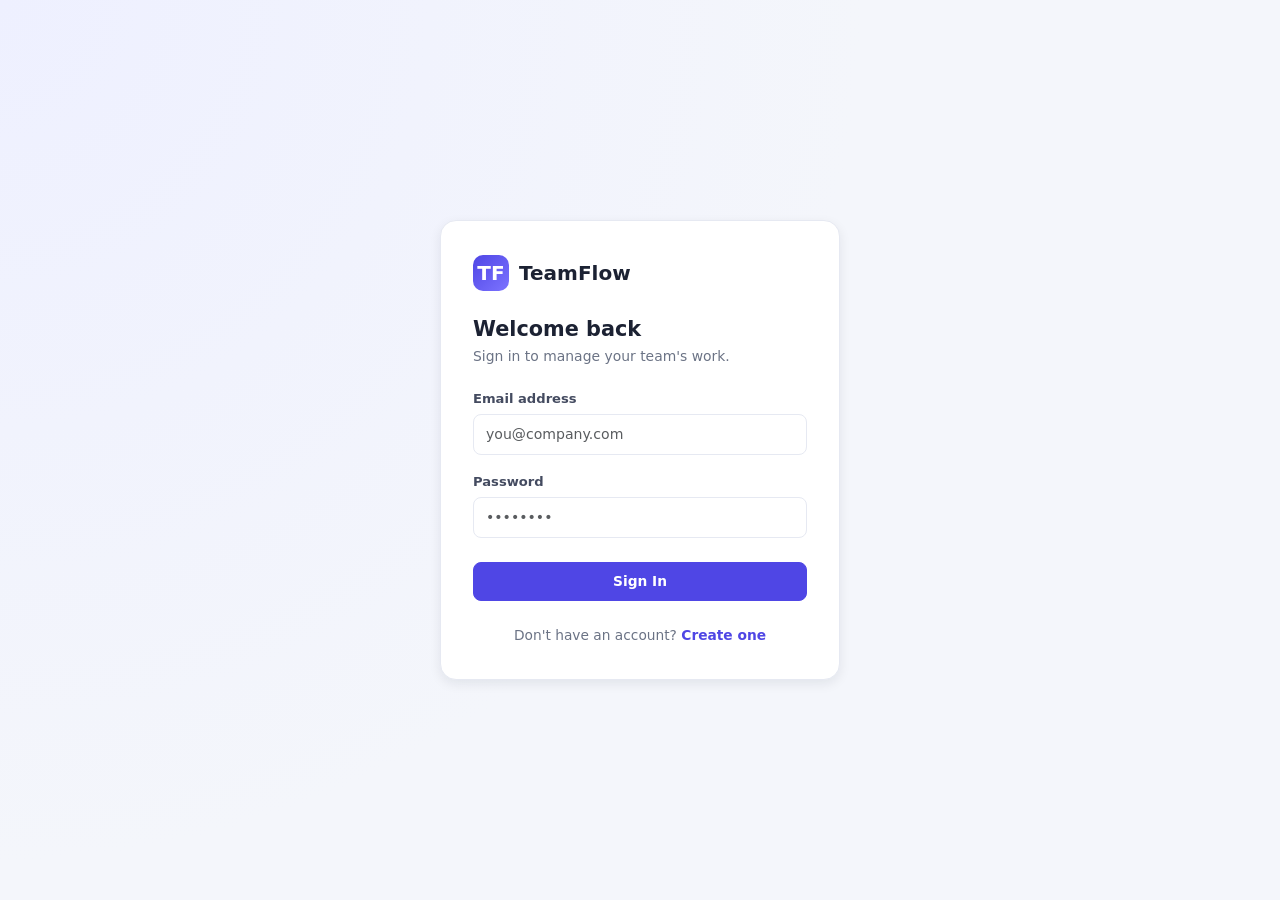
<file: frontend/index.html>
<!DOCTYPE html>
<html lang="en">
<head>
  <meta charset="UTF-8" />
  <meta name="viewport" content="width=device-width, initial-scale=1.0" />
  <title>TeamFlow</title>
  <script>
    const token = localStorage.getItem("tf_token");
    window.location.replace(token ? "pages/dashboard.html" : "pages/login.html");
  </script>
</head>
<body></body>
</html>
</file>
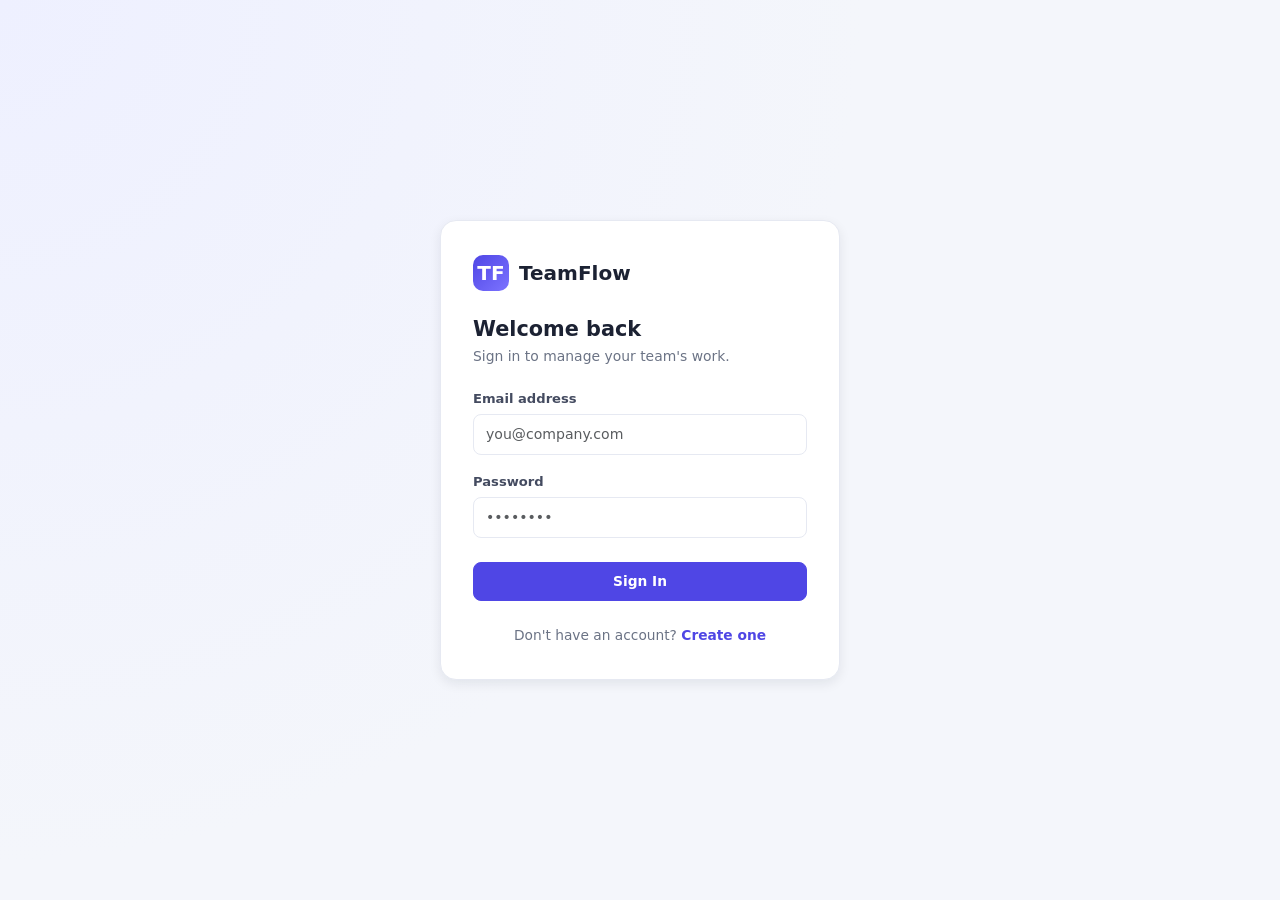
<file: frontend/pages/kanban.html>
<!DOCTYPE html>
<html lang="en">
<head>
  <meta charset="UTF-8" />
  <meta name="viewport" content="width=device-width, initial-scale=1.0" />
  <title>Kanban Board · TeamFlow</title>
  <link href="https://cdn.jsdelivr.net/npm/bootstrap@5.3.3/dist/css/bootstrap.min.css" rel="stylesheet">
  <link rel="stylesheet" href="https://cdn.jsdelivr.net/npm/bootstrap-icons@1.11.3/font/bootstrap-icons.css">
  <link rel="stylesheet" href="../css/style.css">
  <link rel="stylesheet" href="../css/responsive.css">
  <script>
    (function () {
      try {
        var t = localStorage.getItem("tf_theme") || "light";
        document.documentElement.setAttribute("data-theme", t);
      } catch (e) {}
    })();
  </script>
</head>
<body>
  <div class="tf-app" id="tfApp"></div>

  <script src="https://cdn.jsdelivr.net/npm/bootstrap@5.3.3/dist/js/bootstrap.bundle.min.js"></script>
  <script src="../js/theme.js"></script>
  <script src="../js/config.js"></script>
  <script src="../js/api.js"></script>
  <script src="../js/notifications.js"></script>
  <script src="../js/layout.js"></script>
  <script src="../js/kanban.js"></script>
</body>
</html>
</file>
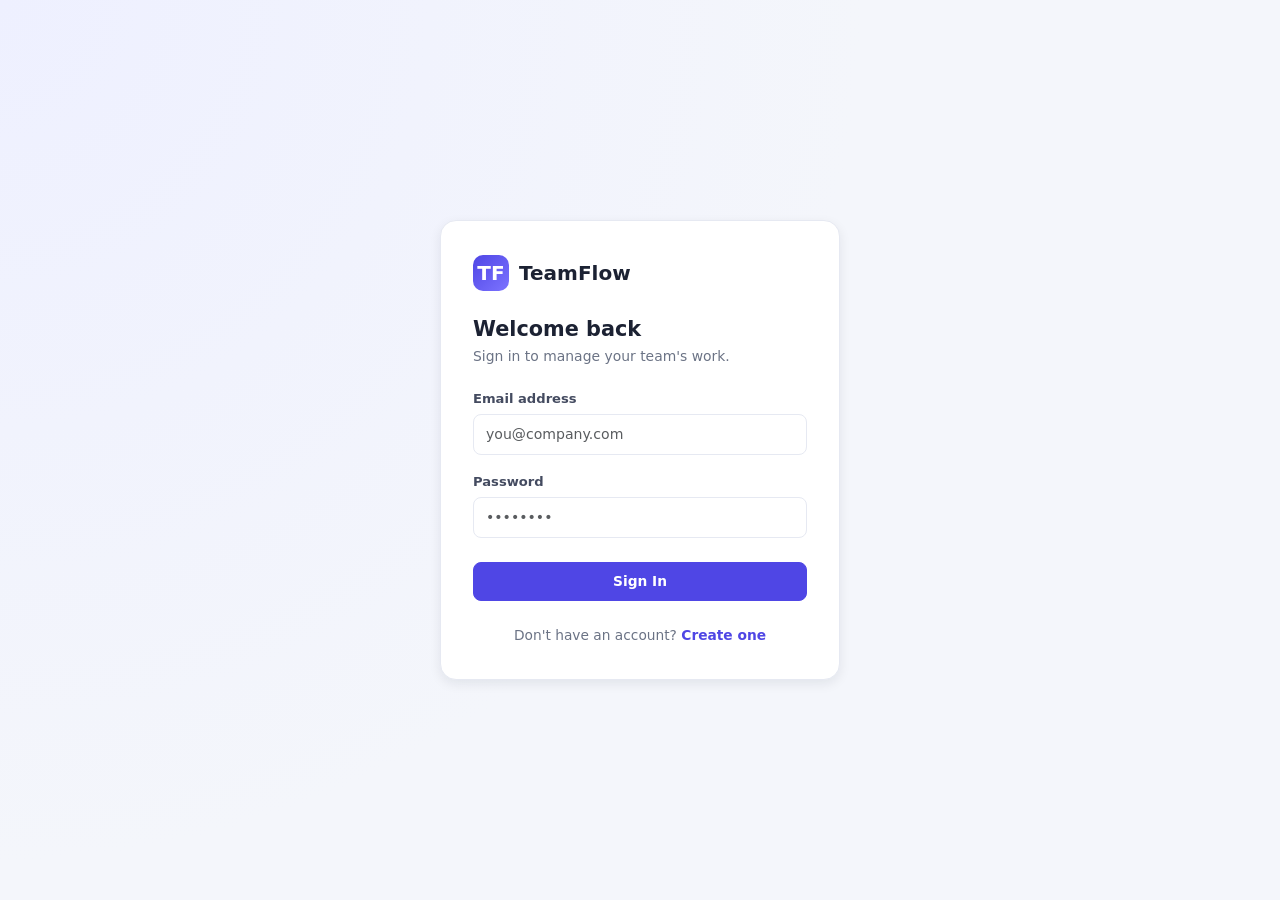
<file: frontend/pages/login.html>
<!DOCTYPE html>
<html lang="en">
<head>
  <meta charset="UTF-8" />
  <meta name="viewport" content="width=device-width, initial-scale=1.0" />
  <title>Sign In · TeamFlow</title>
  <link href="https://cdn.jsdelivr.net/npm/bootstrap@5.3.3/dist/css/bootstrap.min.css" rel="stylesheet">
  <link rel="stylesheet" href="https://cdn.jsdelivr.net/npm/bootstrap-icons@1.11.3/font/bootstrap-icons.css">
  <link rel="stylesheet" href="../css/style.css">
  <link rel="stylesheet" href="../css/responsive.css">
  <script>
    (function () {
      try {
        var t = localStorage.getItem("tf_theme") || "light";
        document.documentElement.setAttribute("data-theme", t);
      } catch (e) {}
    })();
  </script>
</head>
<body>
  <div class="tf-auth-wrap">
    <div class="tf-auth-card">
      <div class="tf-auth-logo">
        <span class="tf-logo-mark">TF</span>
        <span>TeamFlow</span>
      </div>
      <h1>Welcome back</h1>
      <p class="tf-auth-sub">Sign in to manage your team's work.</p>

      <div class="alert alert-danger d-none" id="loginError" role="alert"></div>

      <form id="loginForm" novalidate>
        <div class="mb-3">
          <label class="form-label" for="loginEmail">Email address</label>
          <input type="email" class="form-control" id="loginEmail" placeholder="you@company.com" required>
        </div>
        <div class="mb-4">
          <label class="form-label" for="loginPassword">Password</label>
          <input type="password" class="form-control" id="loginPassword" placeholder="••••••••" required>
        </div>
        <button type="submit" class="btn btn-primary w-100" id="loginSubmitBtn">Sign In</button>
      </form>

      <p class="text-center mt-4 mb-0" style="font-size:0.86rem;color:var(--tf-text-muted);">
        Don't have an account? <a href="register.html" style="color:var(--tf-primary); font-weight:600;">Create one</a>
      </p>
    </div>
  </div>

  <script src="https://cdn.jsdelivr.net/npm/bootstrap@5.3.3/dist/js/bootstrap.bundle.min.js"></script>
  <script src="../js/theme.js"></script>
  <script src="../js/config.js"></script>
  <script src="../js/api.js"></script>
  <script src="../js/auth.js"></script>
</body>
</html>
</file>
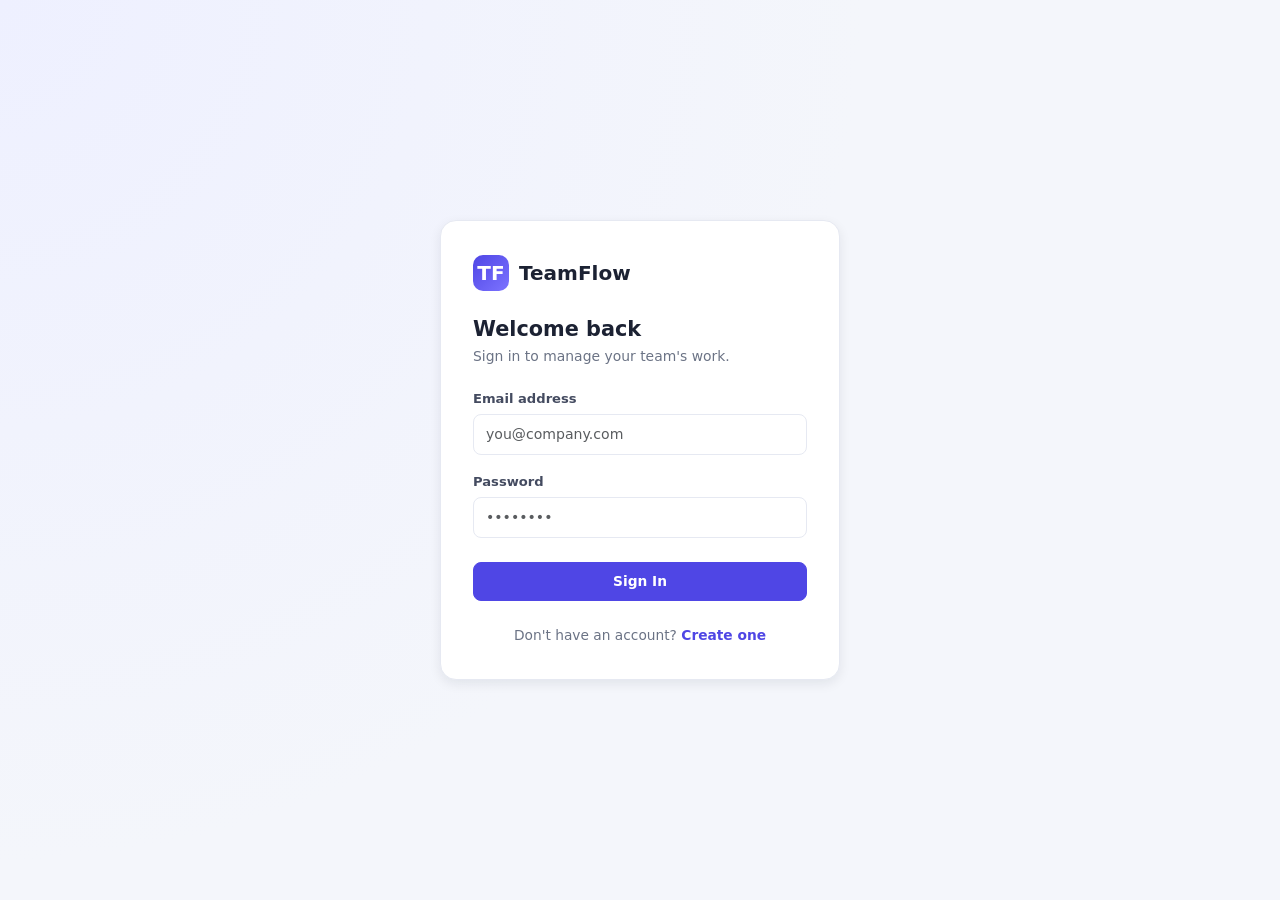
<file: frontend/pages/profile.html>
<!DOCTYPE html>
<html lang="en">
<head>
  <meta charset="UTF-8" />
  <meta name="viewport" content="width=device-width, initial-scale=1.0" />
  <title>Profile · TeamFlow</title>
  <link href="https://cdn.jsdelivr.net/npm/bootstrap@5.3.3/dist/css/bootstrap.min.css" rel="stylesheet">
  <link rel="stylesheet" href="https://cdn.jsdelivr.net/npm/bootstrap-icons@1.11.3/font/bootstrap-icons.css">
  <link rel="stylesheet" href="../css/style.css">
  <link rel="stylesheet" href="../css/responsive.css">
  <script>
    (function () {
      try {
        var t = localStorage.getItem("tf_theme") || "light";
        document.documentElement.setAttribute("data-theme", t);
      } catch (e) {}
    })();
  </script>
</head>
<body>
  <div class="tf-app" id="tfApp"></div>

  <script src="https://cdn.jsdelivr.net/npm/bootstrap@5.3.3/dist/js/bootstrap.bundle.min.js"></script>
  <script src="../js/theme.js"></script>
  <script src="../js/config.js"></script>
  <script src="../js/api.js"></script>
  <script src="../js/notifications.js"></script>
  <script src="../js/layout.js"></script>
  <script src="../js/profile.js"></script>
</body>
</html>
</file>
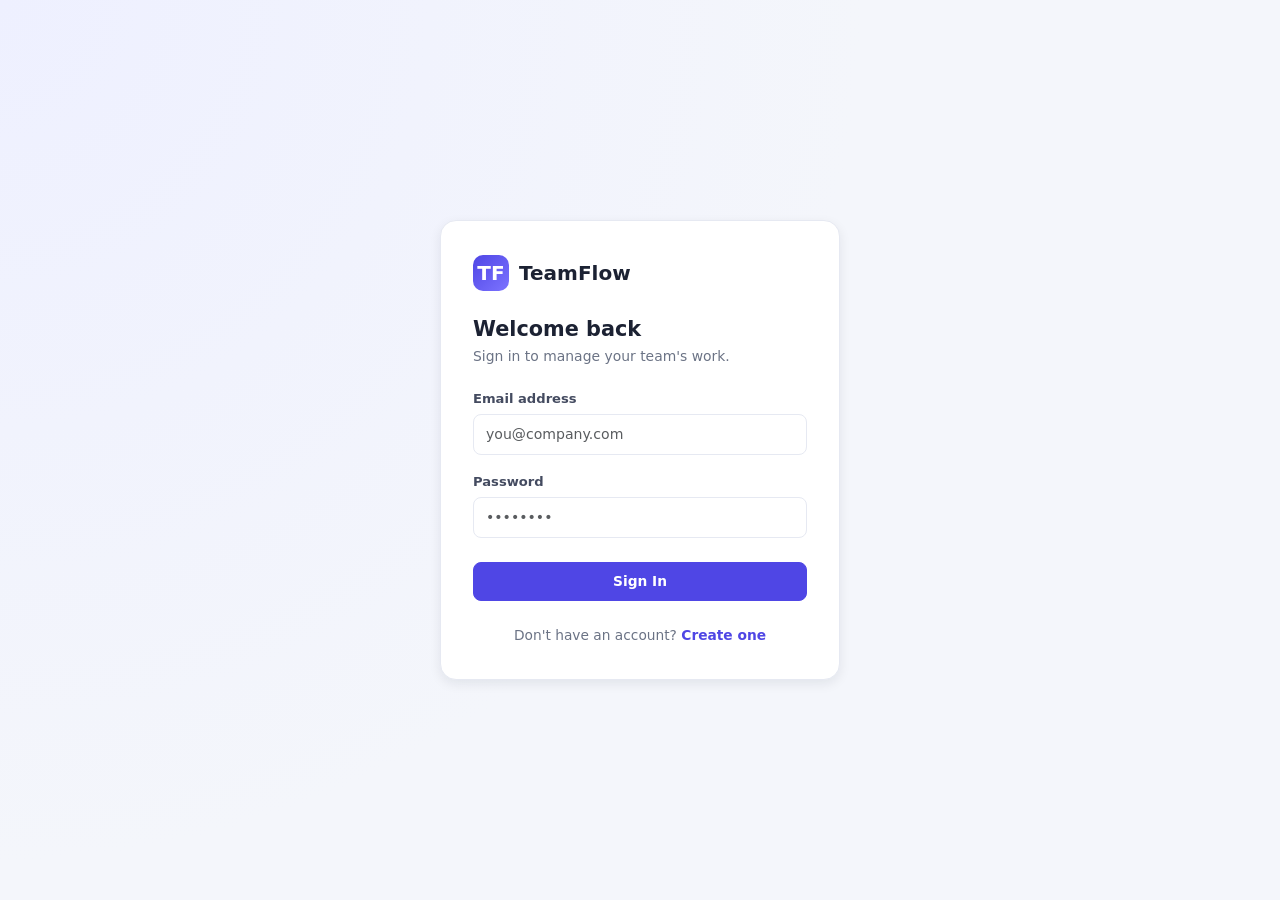
<file: frontend/pages/project-details.html>
<!DOCTYPE html>
<html lang="en">
<head>
  <meta charset="UTF-8" />
  <meta name="viewport" content="width=device-width, initial-scale=1.0" />
  <title>Project Details · TeamFlow</title>
  <link href="https://cdn.jsdelivr.net/npm/bootstrap@5.3.3/dist/css/bootstrap.min.css" rel="stylesheet">
  <link rel="stylesheet" href="https://cdn.jsdelivr.net/npm/bootstrap-icons@1.11.3/font/bootstrap-icons.css">
  <link rel="stylesheet" href="../css/style.css">
  <link rel="stylesheet" href="../css/responsive.css">
  <script>
    (function () {
      try {
        var t = localStorage.getItem("tf_theme") || "light";
        document.documentElement.setAttribute("data-theme", t);
      } catch (e) {}
    })();
  </script>
</head>
<body>
  <div class="tf-app" id="tfApp"></div>

  <script src="https://cdn.jsdelivr.net/npm/bootstrap@5.3.3/dist/js/bootstrap.bundle.min.js"></script>
  <script src="../js/theme.js"></script>
  <script src="../js/config.js"></script>
  <script src="../js/api.js"></script>
  <script src="../js/notifications.js"></script>
  <script src="../js/layout.js"></script>
  <script src="../js/project-details.js"></script>
</body>
</html>
</file>
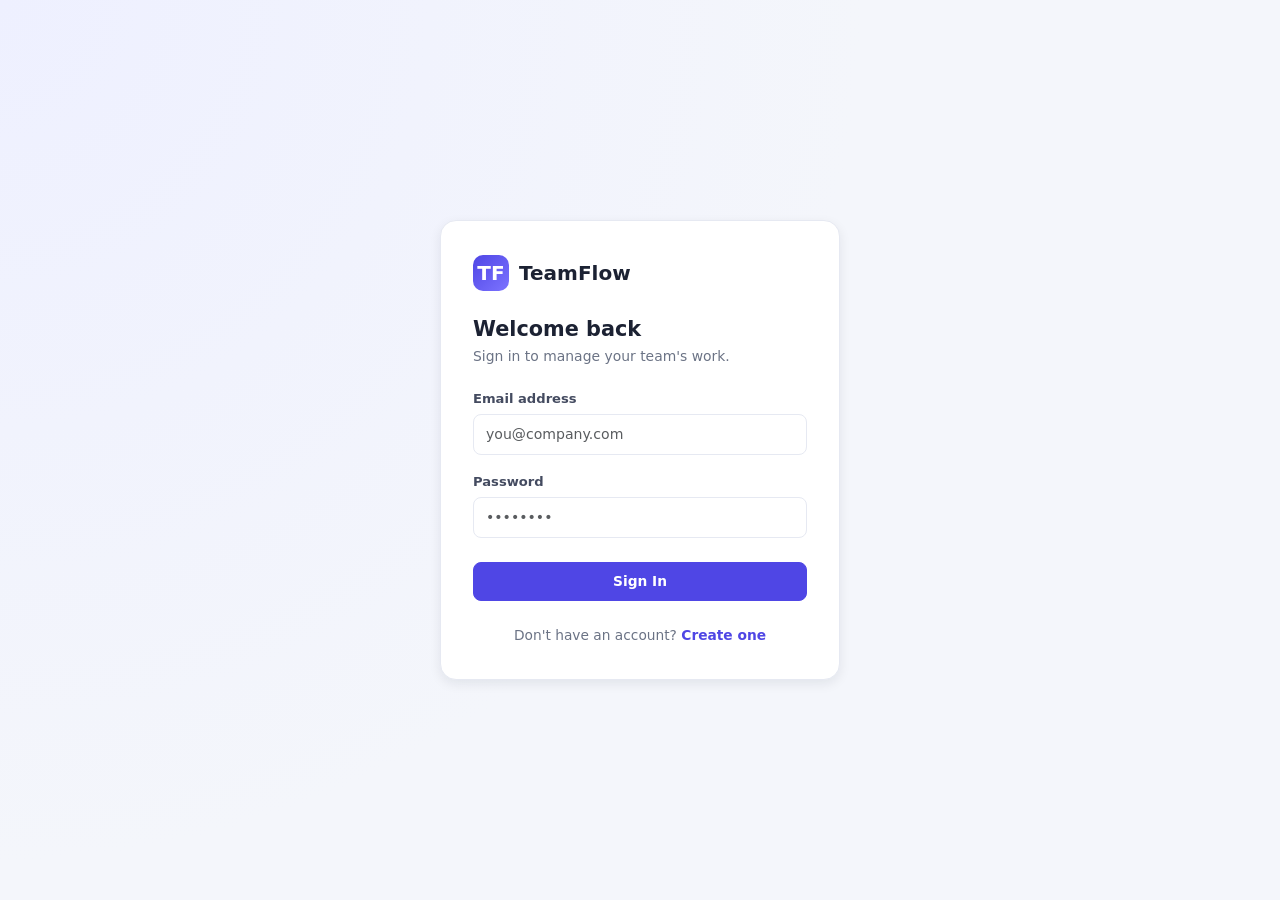
<file: frontend/pages/projects.html>
<!DOCTYPE html>
<html lang="en">
<head>
  <meta charset="UTF-8" />
  <meta name="viewport" content="width=device-width, initial-scale=1.0" />
  <title>Projects · TeamFlow</title>
  <link href="https://cdn.jsdelivr.net/npm/bootstrap@5.3.3/dist/css/bootstrap.min.css" rel="stylesheet">
  <link rel="stylesheet" href="https://cdn.jsdelivr.net/npm/bootstrap-icons@1.11.3/font/bootstrap-icons.css">
  <link rel="stylesheet" href="../css/style.css">
  <link rel="stylesheet" href="../css/responsive.css">
  <script>
    (function () {
      try {
        var t = localStorage.getItem("tf_theme") || "light";
        document.documentElement.setAttribute("data-theme", t);
      } catch (e) {}
    })();
  </script>
</head>
<body>
  <div class="tf-app" id="tfApp"></div>

  <script src="https://cdn.jsdelivr.net/npm/bootstrap@5.3.3/dist/js/bootstrap.bundle.min.js"></script>
  <script src="../js/theme.js"></script>
  <script src="../js/config.js"></script>
  <script src="../js/api.js"></script>
  <script src="../js/notifications.js"></script>
  <script src="../js/layout.js"></script>
  <script src="../js/projects.js"></script>
</body>
</html>
</file>
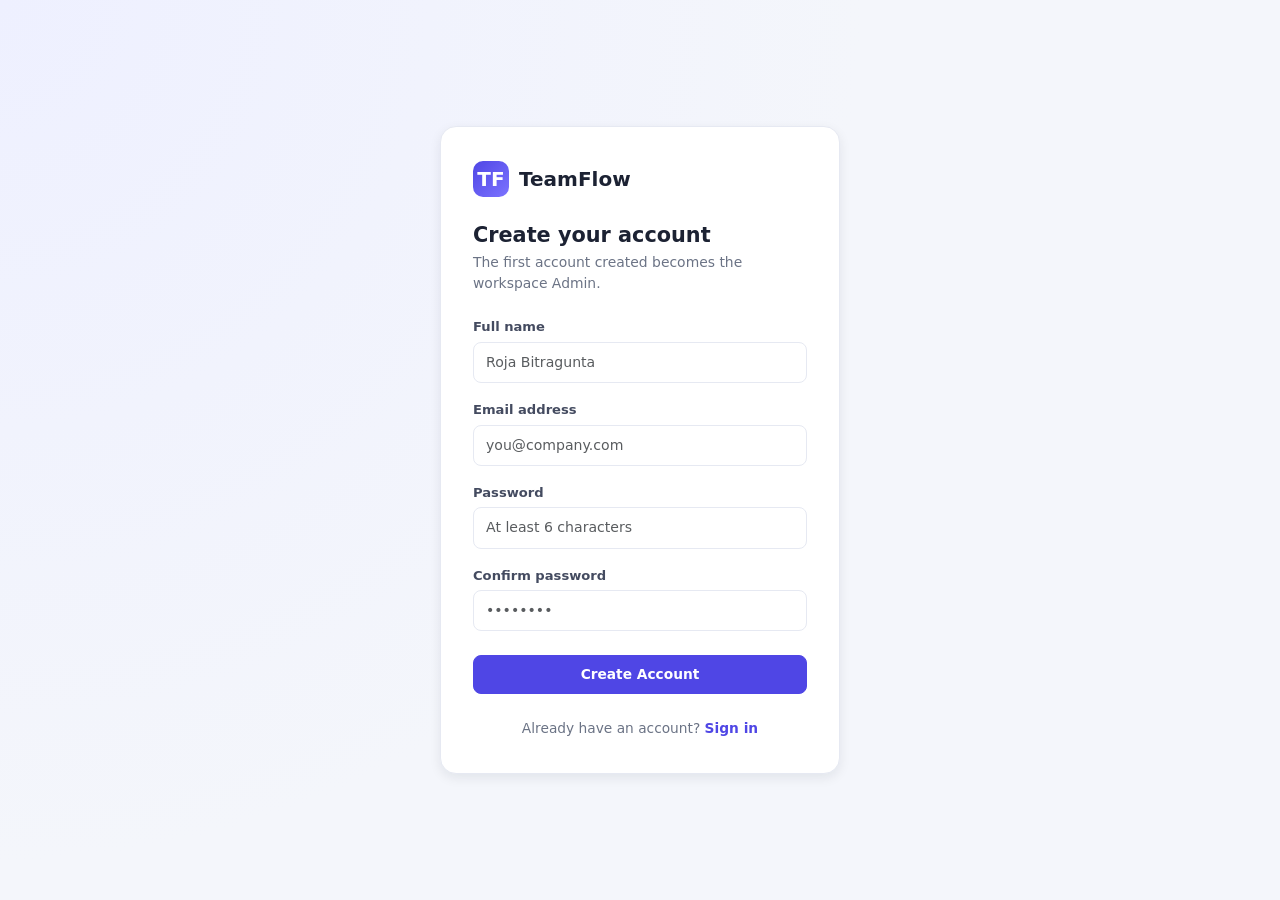
<file: frontend/pages/register.html>
<!DOCTYPE html>
<html lang="en">
<head>
  <meta charset="UTF-8" />
  <meta name="viewport" content="width=device-width, initial-scale=1.0" />
  <title>Create Account · TeamFlow</title>
  <link href="https://cdn.jsdelivr.net/npm/bootstrap@5.3.3/dist/css/bootstrap.min.css" rel="stylesheet">
  <link rel="stylesheet" href="https://cdn.jsdelivr.net/npm/bootstrap-icons@1.11.3/font/bootstrap-icons.css">
  <link rel="stylesheet" href="../css/style.css">
  <link rel="stylesheet" href="../css/responsive.css">
  <script>
    (function () {
      try {
        var t = localStorage.getItem("tf_theme") || "light";
        document.documentElement.setAttribute("data-theme", t);
      } catch (e) {}
    })();
  </script>
</head>
<body>
  <div class="tf-auth-wrap">
    <div class="tf-auth-card">
      <div class="tf-auth-logo">
        <span class="tf-logo-mark">TF</span>
        <span>TeamFlow</span>
      </div>
      <h1>Create your account</h1>
      <p class="tf-auth-sub">The first account created becomes the workspace Admin.</p>

      <div class="alert alert-danger d-none" id="registerError" role="alert"></div>

      <form id="registerForm" novalidate>
        <div class="mb-3">
          <label class="form-label" for="regName">Full name</label>
          <input type="text" class="form-control" id="regName" placeholder="Roja Bitragunta" required>
        </div>
        <div class="mb-3">
          <label class="form-label" for="regEmail">Email address</label>
          <input type="email" class="form-control" id="regEmail" placeholder="you@company.com" required>
        </div>
        <div class="mb-3">
          <label class="form-label" for="regPassword">Password</label>
          <input type="password" class="form-control" id="regPassword" placeholder="At least 6 characters" required>
        </div>
        <div class="mb-4">
          <label class="form-label" for="regConfirmPassword">Confirm password</label>
          <input type="password" class="form-control" id="regConfirmPassword" placeholder="••••••••" required>
        </div>
        <button type="submit" class="btn btn-primary w-100" id="registerSubmitBtn">Create Account</button>
      </form>

      <p class="text-center mt-4 mb-0" style="font-size:0.86rem;color:var(--tf-text-muted);">
        Already have an account? <a href="login.html" style="color:var(--tf-primary); font-weight:600;">Sign in</a>
      </p>
    </div>
  </div>

  <script src="https://cdn.jsdelivr.net/npm/bootstrap@5.3.3/dist/js/bootstrap.bundle.min.js"></script>
  <script src="../js/theme.js"></script>
  <script src="../js/config.js"></script>
  <script src="../js/api.js"></script>
  <script src="../js/auth.js"></script>
</body>
</html>
</file>
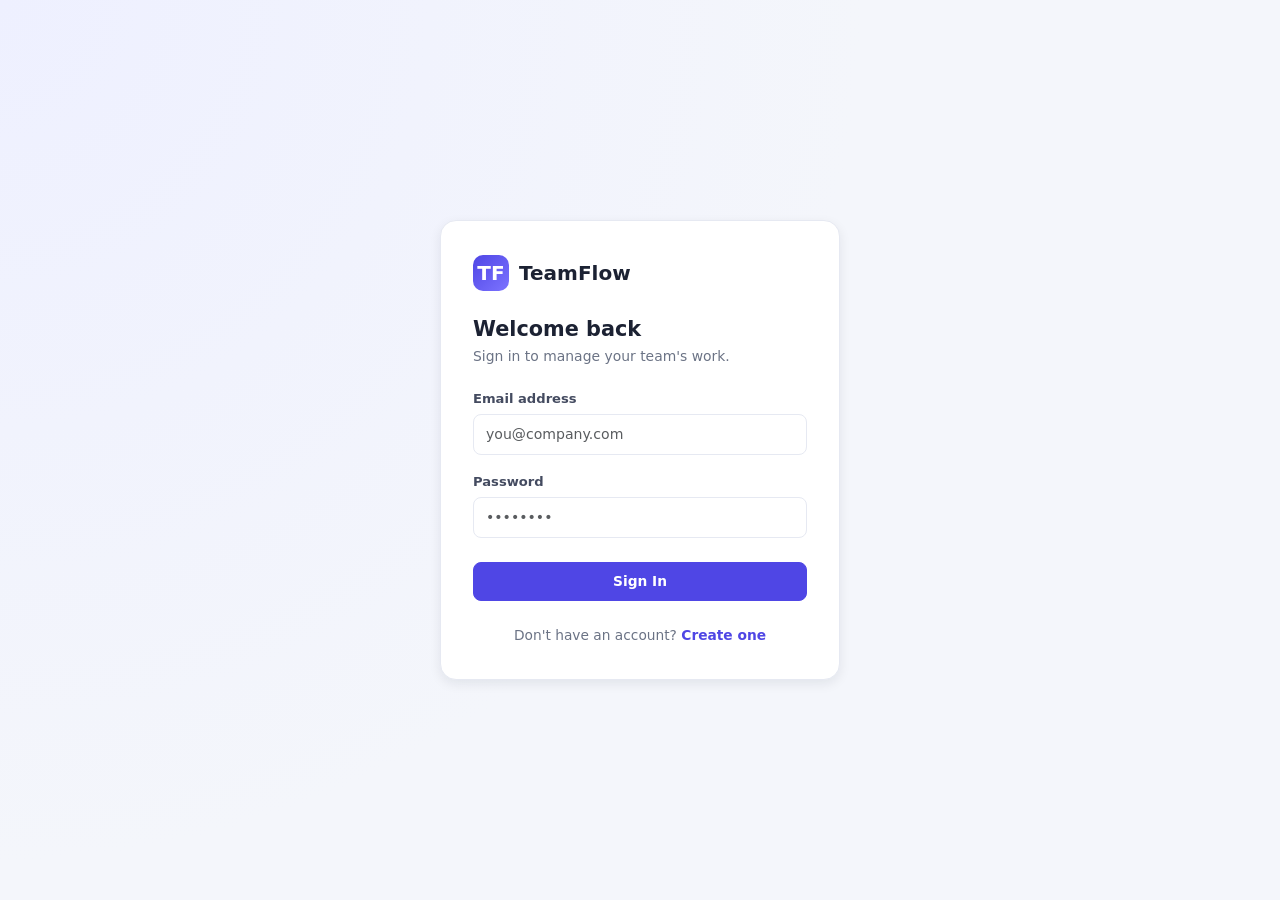
<file: frontend/pages/task-details.html>
<!DOCTYPE html>
<html lang="en">
<head>
  <meta charset="UTF-8" />
  <meta name="viewport" content="width=device-width, initial-scale=1.0" />
  <title>Task Details · TeamFlow</title>
  <link href="https://cdn.jsdelivr.net/npm/bootstrap@5.3.3/dist/css/bootstrap.min.css" rel="stylesheet">
  <link rel="stylesheet" href="https://cdn.jsdelivr.net/npm/bootstrap-icons@1.11.3/font/bootstrap-icons.css">
  <link rel="stylesheet" href="../css/style.css">
  <link rel="stylesheet" href="../css/responsive.css">
  <script>
    (function () {
      try {
        var t = localStorage.getItem("tf_theme") || "light";
        document.documentElement.setAttribute("data-theme", t);
      } catch (e) {}
    })();
  </script>
</head>
<body>
  <div class="tf-app" id="tfApp"></div>

  <script src="https://cdn.jsdelivr.net/npm/bootstrap@5.3.3/dist/js/bootstrap.bundle.min.js"></script>
  <script src="../js/theme.js"></script>
  <script src="../js/config.js"></script>
  <script src="../js/api.js"></script>
  <script src="../js/notifications.js"></script>
  <script src="../js/layout.js"></script>
  <script src="../js/task-details.js"></script>
</body>
</html>
</file>
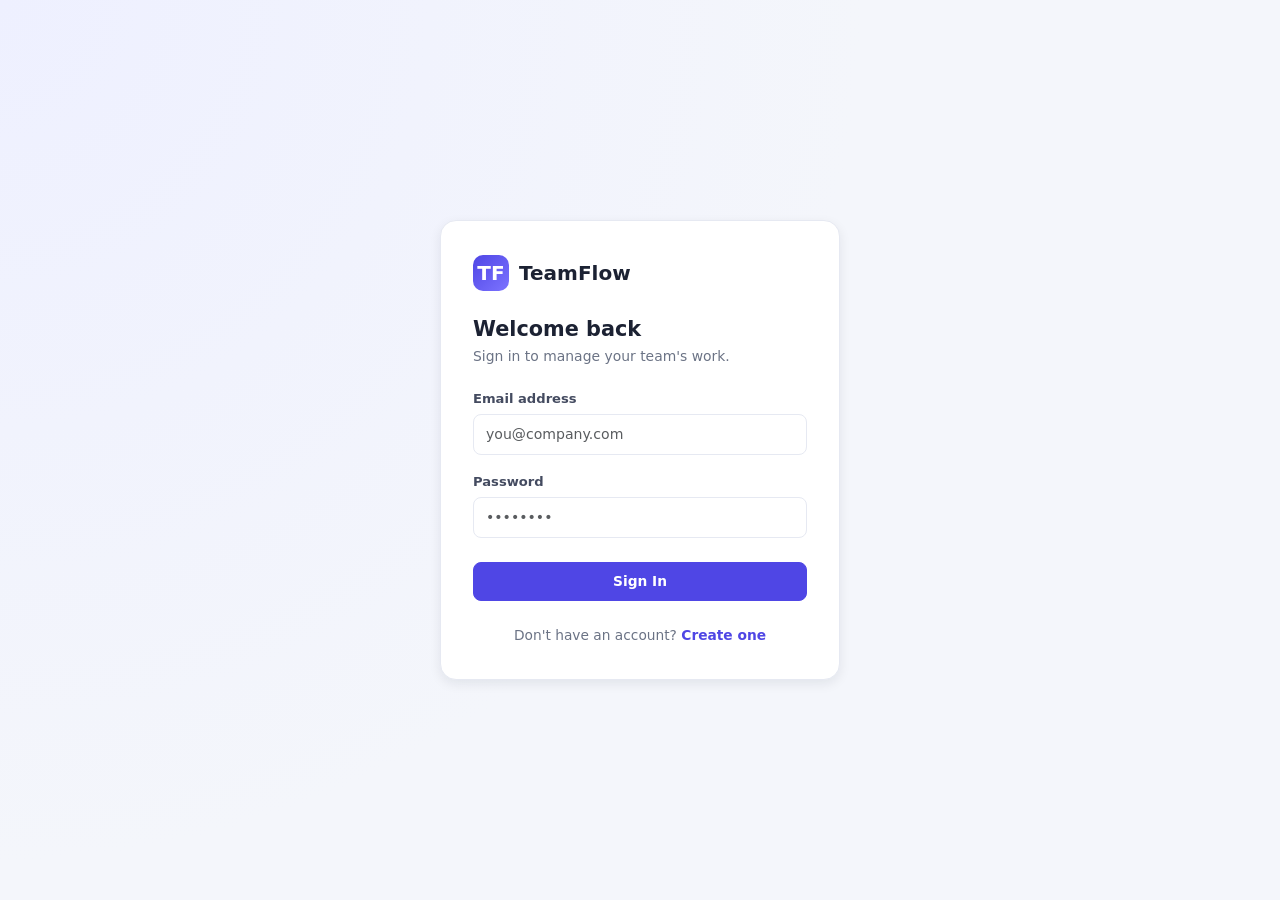
<file: frontend/pages/tasks.html>
<!DOCTYPE html>
<html lang="en">
<head>
  <meta charset="UTF-8" />
  <meta name="viewport" content="width=device-width, initial-scale=1.0" />
  <title>Tasks · TeamFlow</title>
  <link href="https://cdn.jsdelivr.net/npm/bootstrap@5.3.3/dist/css/bootstrap.min.css" rel="stylesheet">
  <link rel="stylesheet" href="https://cdn.jsdelivr.net/npm/bootstrap-icons@1.11.3/font/bootstrap-icons.css">
  <link rel="stylesheet" href="../css/style.css">
  <link rel="stylesheet" href="../css/responsive.css">
  <script>
    (function () {
      try {
        var t = localStorage.getItem("tf_theme") || "light";
        document.documentElement.setAttribute("data-theme", t);
      } catch (e) {}
    })();
  </script>
</head>
<body>
  <div class="tf-app" id="tfApp"></div>

  <script src="https://cdn.jsdelivr.net/npm/bootstrap@5.3.3/dist/js/bootstrap.bundle.min.js"></script>
  <script src="../js/theme.js"></script>
  <script src="../js/config.js"></script>
  <script src="../js/api.js"></script>
  <script src="../js/notifications.js"></script>
  <script src="../js/layout.js"></script>
  <script src="../js/tasks.js"></script>
</body>
</html>
</file>
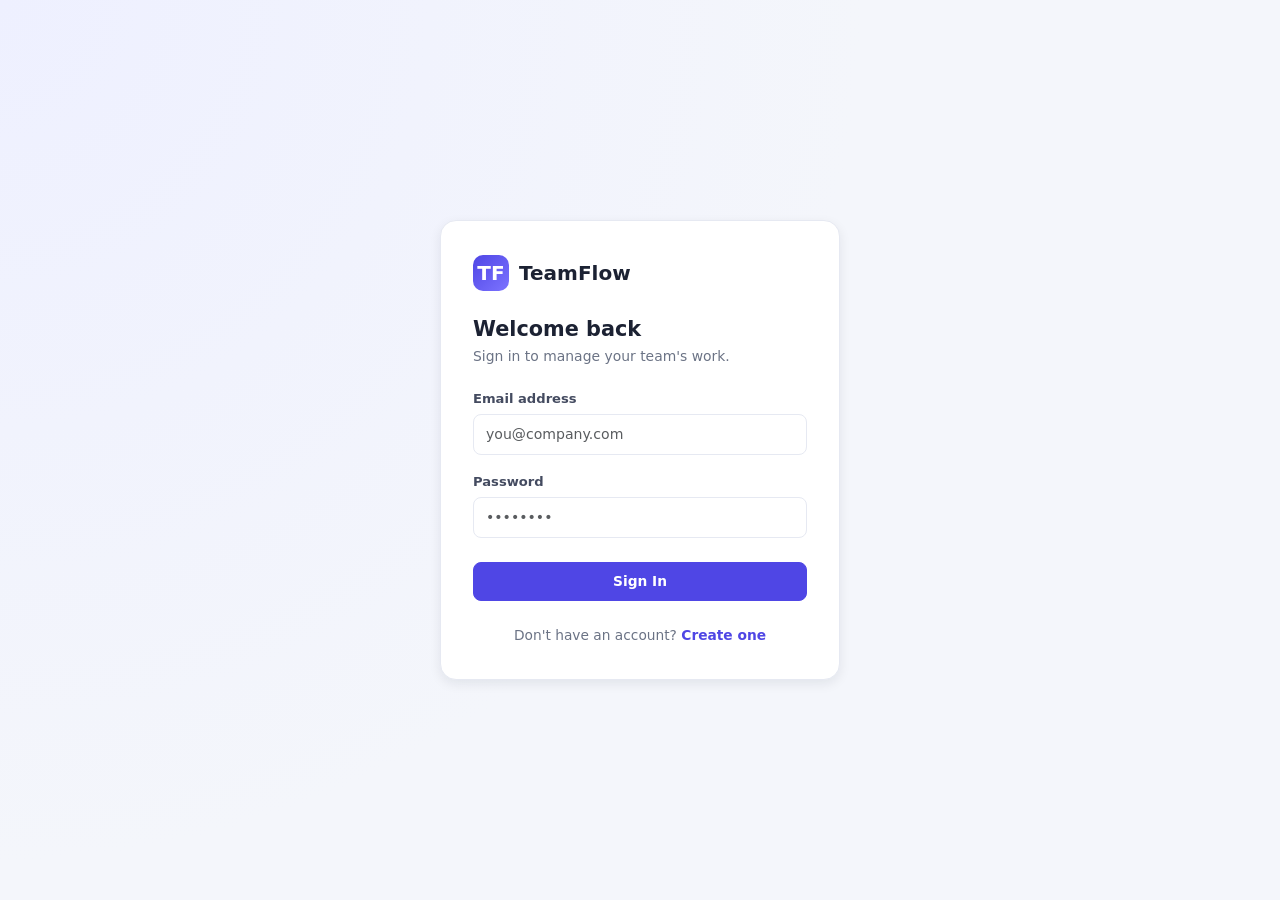
<file: frontend/pages/team.html>
<!DOCTYPE html>
<html lang="en">
<head>
  <meta charset="UTF-8" />
  <meta name="viewport" content="width=device-width, initial-scale=1.0" />
  <title>Team · TeamFlow</title>
  <link href="https://cdn.jsdelivr.net/npm/bootstrap@5.3.3/dist/css/bootstrap.min.css" rel="stylesheet">
  <link rel="stylesheet" href="https://cdn.jsdelivr.net/npm/bootstrap-icons@1.11.3/font/bootstrap-icons.css">
  <link rel="stylesheet" href="../css/style.css">
  <link rel="stylesheet" href="../css/responsive.css">
  <script>
    (function () {
      try {
        var t = localStorage.getItem("tf_theme") || "light";
        document.documentElement.setAttribute("data-theme", t);
      } catch (e) {}
    })();
  </script>
</head>
<body>
  <div class="tf-app" id="tfApp"></div>

  <script src="https://cdn.jsdelivr.net/npm/bootstrap@5.3.3/dist/js/bootstrap.bundle.min.js"></script>
  <script src="../js/theme.js"></script>
  <script src="../js/config.js"></script>
  <script src="../js/api.js"></script>
  <script src="../js/notifications.js"></script>
  <script src="../js/layout.js"></script>
  <script src="../js/team.js"></script>
</body>
</html>
</file>
<file: frontend/css/style.css>
:root {
  --tf-bg: #f4f6fb;
  --tf-surface: #ffffff;
  --tf-border: #e6e9f2;
  --tf-text: #1c2233;
  --tf-text-muted: #6b7385;
  --tf-primary: #4f46e5;
  --tf-primary-dark: #4338ca;
  --tf-primary-light: #eef0fe;
  --tf-success: #16a34a;
  --tf-success-light: #e8f8ee;
  --tf-warning: #d97706;
  --tf-warning-light: #fef3e2;
  --tf-danger: #dc2626;
  --tf-danger-light: #fdeaea;
  --tf-info: #0891b2;
  --tf-info-light: #e5f7fa;
  --tf-sidebar-bg: #171a2b;
  --tf-sidebar-text: #b6bad0;
  --tf-sidebar-active: #262c47;
  --tf-radius: 12px;
  --tf-radius-sm: 8px;
  --tf-shadow: 0 1px 2px rgba(16, 24, 40, 0.04), 0 1px 3px rgba(16, 24, 40, 0.06);
  --tf-shadow-md: 0 4px 12px rgba(16, 24, 40, 0.08);
  font-family: "Inter", -apple-system, BlinkMacSystemFont, "Segoe UI", Roboto, sans-serif;
}

:root[data-theme="dark"] {
  --tf-bg: #12141f;
  --tf-surface: #191c2b;
  --tf-border: #2a2e42;
  --tf-text: #e7e9f4;
  --tf-text-muted: #9296b3;
  --tf-primary-light: #262a4d;
  --tf-success-light: #123321;
  --tf-warning-light: #382a10;
  --tf-danger-light: #3a1c1f;
  --tf-info-light: #0f2c34;
  --tf-sidebar-bg: #0d0f1a;
  --tf-sidebar-active: #1d2138;
}

:root[data-theme="dark"] .tf-table thead th {
  background: #1d2033;
}

:root[data-theme="dark"] .tf-table tbody tr:hover {
  background: #1c1f30;
}

:root[data-theme="dark"] .tf-kanban-col {
  background: #191c2b;
}

:root[data-theme="dark"] .tf-kanban-col.tf-drop-hover {
  background: #232739;
}

:root[data-theme="dark"] .tf-comment-body {
  background: #1f2233;
}

:root[data-theme="dark"] .form-control,
:root[data-theme="dark"] .form-select {
  background-color: var(--tf-surface);
  color: var(--tf-text);
  border-color: var(--tf-border);
}

:root[data-theme="dark"] .form-control::placeholder {
  color: var(--tf-text-muted);
}

:root[data-theme="dark"] .modal-content {
  background-color: var(--tf-surface);
  color: var(--tf-text);
}

:root[data-theme="dark"] .btn-close {
  filter: invert(1) grayscale(100%) brightness(200%);
}

:root[data-theme="dark"] .btn-outline-secondary {
  color: var(--tf-text);
}

:root[data-theme="dark"] .tf-icon-btn {
  background: var(--tf-surface);
  color: var(--tf-text-muted);
}

:root[data-theme="dark"] .tf-icon-btn:hover {
  background: #232739;
  color: var(--tf-text);
}

:root[data-theme="dark"] .tf-empty-state i {
  color: #4b5170;
}

:root[data-theme="dark"] .list-group-item {
  background-color: var(--tf-surface);
  color: var(--tf-text);
  border-color: var(--tf-border);
}

:root[data-theme="dark"] .list-group-item-action:hover {
  background-color: #232739;
  color: var(--tf-text);
}

.tf-employee-search .list-group {
  border-radius: var(--tf-radius-sm);
  overflow: hidden;
  border: 1px solid var(--tf-border);
}

.tf-theme-toggle {
  width: 32px;
  height: 32px;
  border-radius: var(--tf-radius-sm);
  border: 1px solid var(--tf-border);
  background: var(--tf-surface);
  color: var(--tf-text-muted);
  display: inline-flex;
  align-items: center;
  justify-content: center;
}

.tf-theme-toggle:hover {
  color: var(--tf-text);
}

* {
  box-sizing: border-box;
}

html, body {
  height: 100%;
}

body {
  background: var(--tf-bg);
  color: var(--tf-text);
  font-size: 14.5px;
  line-height: 1.5;
}

a {
  text-decoration: none;
}

/* ---------- App shell ---------- */
.tf-app {
  display: flex;
  min-height: 100vh;
}

.tf-sidebar {
  width: 248px;
  flex-shrink: 0;
  background: var(--tf-sidebar-bg);
  color: var(--tf-sidebar-text);
  display: flex;
  flex-direction: column;
  position: fixed;
  top: 0;
  bottom: 0;
  left: 0;
  z-index: 1030;
  transition: transform 0.2s ease;
}

.tf-sidebar-brand {
  display: flex;
  align-items: center;
  gap: 10px;
  padding: 22px 20px;
  color: #fff;
  font-weight: 700;
  font-size: 1.15rem;
  letter-spacing: -0.02em;
}

.tf-sidebar-brand .tf-logo-mark {
  width: 32px;
  height: 32px;
  border-radius: 9px;
  background: linear-gradient(135deg, var(--tf-primary), #7c73ff);
  display: flex;
  align-items: center;
  justify-content: center;
  font-weight: 800;
  font-size: 0.95rem;
  color: #fff;
}

.tf-sidebar-nav {
  flex: 1;
  padding: 10px 12px;
  overflow-y: auto;
}

.tf-nav-section-label {
  font-size: 0.68rem;
  text-transform: uppercase;
  letter-spacing: 0.08em;
  color: #6b7290;
  padding: 14px 12px 6px;
  font-weight: 600;
}

.tf-nav-link {
  display: flex;
  align-items: center;
  gap: 11px;
  padding: 9px 12px;
  border-radius: var(--tf-radius-sm);
  color: var(--tf-sidebar-text);
  font-weight: 500;
  font-size: 0.89rem;
  margin-bottom: 2px;
  cursor: pointer;
  border: none;
  background: none;
  width: 100%;
  text-align: left;
}

.tf-nav-link i {
  width: 18px;
  text-align: center;
  font-size: 0.95rem;
  opacity: 0.85;
}

.tf-nav-link:hover {
  background: rgba(255, 255, 255, 0.06);
  color: #fff;
}

.tf-nav-link.active {
  background: var(--tf-sidebar-active);
  color: #fff;
}

.tf-nav-link.active i {
  color: #a5b4fc;
}

.tf-sidebar-footer {
  padding: 14px;
  border-top: 1px solid rgba(255, 255, 255, 0.08);
}

.tf-user-chip {
  display: flex;
  align-items: center;
  gap: 10px;
  padding: 8px;
  border-radius: var(--tf-radius-sm);
}

.tf-user-chip:hover {
  background: rgba(255, 255, 255, 0.06);
  cursor: pointer;
}

.tf-user-name {
  color: #fff;
  font-size: 0.85rem;
  font-weight: 600;
  margin: 0;
  line-height: 1.2;
}

.tf-user-role {
  font-size: 0.72rem;
  color: #8b91ab;
  text-transform: capitalize;
}

/* ---------- Main content ---------- */
.tf-main {
  margin-left: 248px;
  flex: 1;
  min-width: 0;
  display: flex;
  flex-direction: column;
}

.tf-topbar {
  height: 64px;
  background: var(--tf-surface);
  border-bottom: 1px solid var(--tf-border);
  display: flex;
  align-items: center;
  justify-content: space-between;
  padding: 0 24px;
  position: sticky;
  top: 0;
  z-index: 1020;
}

.tf-topbar-title {
  font-size: 1.05rem;
  font-weight: 700;
  margin: 0;
  letter-spacing: -0.01em;
}

.tf-topbar-actions {
  display: flex;
  align-items: center;
  gap: 14px;
}

.tf-sidebar-toggle {
  display: none;
  border: none;
  background: none;
  font-size: 1.2rem;
  color: var(--tf-text);
}

.tf-content {
  padding: 26px 28px 60px;
  flex: 1;
}

/* ---------- Cards ---------- */
.tf-card {
  background: var(--tf-surface);
  border: 1px solid var(--tf-border);
  border-radius: var(--tf-radius);
  box-shadow: var(--tf-shadow);
}

.tf-card-body {
  padding: 20px 22px;
}

.tf-card-header {
  padding: 16px 22px;
  border-bottom: 1px solid var(--tf-border);
  display: flex;
  align-items: center;
  justify-content: space-between;
}

.tf-card-header h2, .tf-card-header h3 {
  font-size: 1rem;
  font-weight: 700;
  margin: 0;
}

/* ---------- Stat cards ---------- */
.tf-stat-card {
  background: var(--tf-surface);
  border: 1px solid var(--tf-border);
  border-radius: var(--tf-radius);
  padding: 18px 20px;
  box-shadow: var(--tf-shadow);
  height: 100%;
  display: block;
  text-decoration: none;
  color: inherit;
}

.tf-stat-card-clickable {
  cursor: pointer;
  transition: transform 0.15s ease, box-shadow 0.15s ease, border-color 0.15s ease;
}

.tf-stat-card-clickable:hover,
.tf-stat-card-clickable:focus-visible {
  transform: translateY(-2px);
  box-shadow: var(--tf-shadow-md);
  border-color: var(--tf-primary, var(--tf-border));
  color: inherit;
}

.tf-stat-top {
  display: flex;
  align-items: flex-start;
  justify-content: space-between;
}

.tf-stat-icon {
  width: 38px;
  height: 38px;
  border-radius: 10px;
  display: flex;
  align-items: center;
  justify-content: center;
  font-size: 1rem;
}

.tf-stat-value {
  font-size: 1.65rem;
  font-weight: 800;
  letter-spacing: -0.02em;
  margin: 10px 0 2px;
}

.tf-stat-label {
  color: var(--tf-text-muted);
  font-size: 0.82rem;
  font-weight: 500;
}

.bg-soft-primary { background: var(--tf-primary-light); color: var(--tf-primary); }
.bg-soft-success { background: var(--tf-success-light); color: var(--tf-success); }
.bg-soft-warning { background: var(--tf-warning-light); color: var(--tf-warning); }
.bg-soft-danger { background: var(--tf-danger-light); color: var(--tf-danger); }
.bg-soft-info { background: var(--tf-info-light); color: var(--tf-info); }

/* ---------- Badges ---------- */
.tf-badge {
  display: inline-flex;
  align-items: center;
  gap: 5px;
  padding: 3px 10px;
  border-radius: 999px;
  font-size: 0.74rem;
  font-weight: 600;
  white-space: nowrap;
}

.tf-badge-dot {
  width: 6px;
  height: 6px;
  border-radius: 50%;
  display: inline-block;
}

.tf-status-todo { background: #eef0f6; color: #4b5266; }
.tf-status-todo .tf-badge-dot { background: #8990a8; }
.tf-status-in_progress { background: var(--tf-info-light); color: var(--tf-info); }
.tf-status-in_progress .tf-badge-dot { background: var(--tf-info); }
.tf-status-review { background: var(--tf-warning-light); color: var(--tf-warning); }
.tf-status-review .tf-badge-dot { background: var(--tf-warning); }
.tf-status-completed { background: var(--tf-success-light); color: var(--tf-success); }
.tf-status-completed .tf-badge-dot { background: var(--tf-success); }

.tf-priority-low { background: #eef0f6; color: #4b5266; }
.tf-priority-medium { background: var(--tf-info-light); color: var(--tf-info); }
.tf-priority-high { background: var(--tf-warning-light); color: var(--tf-warning); }
.tf-priority-critical { background: var(--tf-danger-light); color: var(--tf-danger); }

.tf-badge-overdue {
  background: var(--tf-danger-light);
  color: var(--tf-danger);
}

/* ---------- Avatars ---------- */
.tf-avatar {
  width: 30px;
  height: 30px;
  border-radius: 50%;
  background: var(--tf-primary-light);
  color: var(--tf-primary);
  display: inline-flex;
  align-items: center;
  justify-content: center;
  font-weight: 700;
  font-size: 0.72rem;
  flex-shrink: 0;
}

.tf-avatar-lg {
  width: 52px;
  height: 52px;
  font-size: 1.1rem;
}

.tf-avatar-group {
  display: flex;
}
.tf-avatar-group .tf-avatar {
  border: 2px solid var(--tf-surface);
  margin-left: -8px;
}
.tf-avatar-group .tf-avatar:first-child {
  margin-left: 0;
}

/* ---------- Tables ---------- */
.tf-table {
  width: 100%;
  border-collapse: separate;
  border-spacing: 0;
}

.tf-table thead th {
  text-align: left;
  font-size: 0.72rem;
  text-transform: uppercase;
  letter-spacing: 0.05em;
  color: var(--tf-text-muted);
  font-weight: 600;
  padding: 11px 16px;
  border-bottom: 1px solid var(--tf-border);
  background: #fafbfd;
  white-space: nowrap;
}

.tf-table tbody td {
  padding: 13px 16px;
  border-bottom: 1px solid var(--tf-border);
  vertical-align: middle;
  font-size: 0.87rem;
}

.tf-table tbody tr:last-child td {
  border-bottom: none;
}

.tf-table tbody tr {
  transition: background 0.12s ease;
}

.tf-table tbody tr:hover {
  background: #fafbfe;
}

.tf-table-wrap {
  overflow-x: auto;
  border-radius: var(--tf-radius);
}

/* ---------- Forms / inputs ---------- */
.form-control, .form-select {
  border-radius: var(--tf-radius-sm);
  border-color: var(--tf-border);
  font-size: 0.88rem;
  padding: 9px 12px;
}

.form-control:focus, .form-select:focus {
  border-color: var(--tf-primary);
  box-shadow: 0 0 0 3px rgba(79, 70, 229, 0.12);
}

.form-label {
  font-size: 0.82rem;
  font-weight: 600;
  color: #444b60;
  margin-bottom: 5px;
}

.tf-search-input {
  position: relative;
}

.tf-search-input i {
  position: absolute;
  left: 13px;
  top: 50%;
  transform: translateY(-50%);
  color: var(--tf-text-muted);
  font-size: 0.85rem;
}

.tf-search-input input {
  padding-left: 34px;
}

/* ---------- Buttons ---------- */
.btn {
  border-radius: var(--tf-radius-sm);
  font-size: 0.86rem;
  font-weight: 600;
  padding: 8px 16px;
}

.btn-primary {
  background: var(--tf-primary);
  border-color: var(--tf-primary);
}

.btn-primary:hover, .btn-primary:focus {
  background: var(--tf-primary-dark);
  border-color: var(--tf-primary-dark);
}

.btn-outline-secondary {
  border-color: var(--tf-border);
  color: var(--tf-text);
}

.btn-sm {
  padding: 5px 11px;
  font-size: 0.78rem;
}

.tf-icon-btn {
  width: 32px;
  height: 32px;
  border-radius: var(--tf-radius-sm);
  border: 1px solid var(--tf-border);
  background: var(--tf-surface);
  display: inline-flex;
  align-items: center;
  justify-content: center;
  color: var(--tf-text-muted);
}

.tf-icon-btn:hover {
  background: #f4f5fa;
  color: var(--tf-text);
}

/* ---------- Empty / loading states ---------- */
.tf-empty-state {
  text-align: center;
  padding: 56px 20px;
  color: var(--tf-text-muted);
}

.tf-empty-state i {
  font-size: 2.2rem;
  margin-bottom: 12px;
  color: #c9cede;
}

.tf-empty-state h4 {
  font-size: 0.98rem;
  color: var(--tf-text);
  margin-bottom: 4px;
}

.tf-loading-wrap {
  display: flex;
  align-items: center;
  justify-content: center;
  padding: 50px 0;
  color: var(--tf-text-muted);
}

.tf-spinner {
  width: 22px;
  height: 22px;
  border: 3px solid var(--tf-border);
  border-top-color: var(--tf-primary);
  border-radius: 50%;
  animation: tf-spin 0.7s linear infinite;
}

@keyframes tf-spin {
  to { transform: rotate(360deg); }
}

/* ---------- Progress ---------- */
.tf-progress {
  height: 7px;
  border-radius: 999px;
  background: #eef0f6;
  overflow: hidden;
}

.tf-progress-bar {
  height: 100%;
  border-radius: 999px;
  background: linear-gradient(90deg, var(--tf-primary), #7c73ff);
}

/* ---------- Auth pages ---------- */
.tf-auth-wrap {
  min-height: 100vh;
  display: flex;
  align-items: center;
  justify-content: center;
  background: radial-gradient(circle at top left, #eef0ff, var(--tf-bg) 55%);
  padding: 24px;
}

.tf-auth-card {
  width: 100%;
  max-width: 400px;
  background: var(--tf-surface);
  border: 1px solid var(--tf-border);
  border-radius: 16px;
  box-shadow: var(--tf-shadow-md);
  padding: 34px 32px;
}

.tf-auth-logo {
  display: flex;
  align-items: center;
  gap: 10px;
  margin-bottom: 26px;
  font-weight: 800;
  font-size: 1.25rem;
}

.tf-auth-logo .tf-logo-mark {
  width: 36px;
  height: 36px;
  border-radius: 10px;
  background: linear-gradient(135deg, var(--tf-primary), #7c73ff);
  display: flex;
  align-items: center;
  justify-content: center;
  color: #fff;
  font-weight: 800;
}

.tf-auth-card h1 {
  font-size: 1.3rem;
  font-weight: 700;
  margin-bottom: 4px;
}

.tf-auth-sub {
  color: var(--tf-text-muted);
  font-size: 0.87rem;
  margin-bottom: 22px;
}

/* ---------- Kanban ---------- */
.tf-kanban {
  display: grid;
  grid-template-columns: repeat(4, minmax(260px, 1fr));
  gap: 16px;
  align-items: start;
}

.tf-kanban-col {
  background: #f0f1f7;
  border-radius: var(--tf-radius);
  padding: 12px;
  min-height: 200px;
}

.tf-kanban-col-header {
  display: flex;
  align-items: center;
  justify-content: space-between;
  padding: 4px 6px 12px;
  font-weight: 700;
  font-size: 0.85rem;
}

.tf-kanban-count {
  background: #fff;
  border-radius: 999px;
  font-size: 0.72rem;
  padding: 1px 8px;
  color: var(--tf-text-muted);
  font-weight: 600;
}

.tf-kanban-cards {
  display: flex;
  flex-direction: column;
  gap: 10px;
  min-height: 60px;
}

.tf-kanban-card {
  background: var(--tf-surface);
  border: 1px solid var(--tf-border);
  border-radius: var(--tf-radius-sm);
  padding: 13px 14px;
  box-shadow: var(--tf-shadow);
  cursor: grab;
}

.tf-kanban-card:active {
  cursor: grabbing;
}

.tf-kanban-card.tf-dragging {
  opacity: 0.5;
}

.tf-kanban-col.tf-drop-hover {
  background: #e6e8f7;
}

.tf-kanban-card-title {
  font-weight: 600;
  font-size: 0.86rem;
  margin-bottom: 8px;
  line-height: 1.35;
}

.tf-kanban-card-meta {
  display: flex;
  align-items: center;
  justify-content: space-between;
  margin-top: 10px;
}

.tf-kanban-card-due {
  font-size: 0.74rem;
  color: var(--tf-text-muted);
  display: flex;
  align-items: center;
  gap: 4px;
}

.tf-kanban-card-due.tf-overdue {
  color: var(--tf-danger);
  font-weight: 600;
}

/* ---------- Toasts ---------- */
.tf-toast-stack {
  position: fixed;
  top: 18px;
  right: 18px;
  z-index: 2000;
  display: flex;
  flex-direction: column;
  gap: 10px;
}

.tf-toast {
  min-width: 260px;
  max-width: 340px;
  background: var(--tf-surface);
  border: 1px solid var(--tf-border);
  border-left: 4px solid var(--tf-primary);
  border-radius: var(--tf-radius-sm);
  box-shadow: var(--tf-shadow-md);
  padding: 12px 14px;
  font-size: 0.85rem;
  display: flex;
  align-items: flex-start;
  gap: 10px;
  animation: tf-toast-in 0.18s ease;
}

.tf-toast.tf-toast-success { border-left-color: var(--tf-success); }
.tf-toast.tf-toast-danger { border-left-color: var(--tf-danger); }
.tf-toast.tf-toast-warning { border-left-color: var(--tf-warning); }

@keyframes tf-toast-in {
  from { transform: translateX(16px); opacity: 0; }
  to { transform: translateX(0); opacity: 1; }
}

/* ---------- Workload bars ---------- */
.tf-workload-row {
  display: flex;
  align-items: center;
  gap: 12px;
  padding: 10px 0;
}

.tf-workload-row + .tf-workload-row {
  border-top: 1px solid var(--tf-border);
}

.tf-workload-name {
  width: 130px;
  flex-shrink: 0;
  font-size: 0.83rem;
  font-weight: 600;
  display: flex;
  align-items: center;
  gap: 8px;
}

.tf-workload-bar-wrap {
  flex: 1;
}

.tf-workload-pct {
  width: 44px;
  text-align: right;
  font-size: 0.8rem;
  font-weight: 700;
  color: var(--tf-text-muted);
}

/* ---------- Modal polish ---------- */
.modal-content {
  border-radius: var(--tf-radius);
  border: none;
}

.modal-header {
  border-bottom: 1px solid var(--tf-border);
  padding: 18px 22px;
}

.modal-title {
  font-weight: 700;
  font-size: 1.02rem;
}

.modal-body {
  padding: 20px 22px;
}

.modal-footer {
  border-top: 1px solid var(--tf-border);
  padding: 14px 22px;
}

/* ---------- Comments ---------- */
.tf-comment {
  display: flex;
  gap: 10px;
  padding: 12px 0;
}

.tf-comment + .tf-comment {
  border-top: 1px solid var(--tf-border);
}

.tf-comment-body {
  background: #f7f8fc;
  border-radius: var(--tf-radius-sm);
  padding: 10px 12px;
  flex: 1;
}

.tf-comment-meta {
  display: flex;
  gap: 8px;
  align-items: baseline;
  margin-bottom: 3px;
}

.tf-comment-author {
  font-weight: 700;
  font-size: 0.82rem;
}

.tf-comment-time {
  font-size: 0.72rem;
  color: var(--tf-text-muted);
}

/* ---------- Recommendation box ---------- */
.tf-reco-box {
  background: var(--tf-primary-light);
  border: 1px solid #dcdaff;
  border-radius: var(--tf-radius-sm);
  padding: 12px 14px;
  font-size: 0.83rem;
}

.tf-reco-box strong {
  color: var(--tf-primary-dark);
}
</file>
<file: frontend/css/responsive.css>
@media (max-width: 991.98px) {
  .tf-sidebar {
    transform: translateX(-100%);
    box-shadow: var(--tf-shadow-md);
  }

  .tf-sidebar.tf-sidebar-open {
    transform: translateX(0);
  }

  .tf-main {
    margin-left: 0;
  }

  .tf-sidebar-toggle {
    display: inline-flex;
    align-items: center;
    justify-content: center;
  }

  .tf-sidebar-backdrop {
    display: none;
    position: fixed;
    inset: 0;
    background: rgba(15, 18, 32, 0.45);
    z-index: 1025;
  }

  .tf-sidebar-backdrop.tf-show {
    display: block;
  }

  .tf-kanban {
    grid-template-columns: repeat(2, minmax(240px, 1fr));
  }
}

@media (max-width: 767.98px) {
  .tf-content {
    padding: 18px 14px 40px;
  }

  .tf-topbar {
    padding: 0 14px;
  }

  .tf-kanban {
    grid-template-columns: 1fr;
  }

  .tf-workload-name {
    width: 100px;
  }

  .tf-auth-card {
    padding: 26px 20px;
  }
}

@media (max-width: 575.98px) {
  .tf-topbar-title {
    font-size: 0.92rem;
  }

  .tf-stat-value {
    font-size: 1.4rem;
  }
}
</file>
